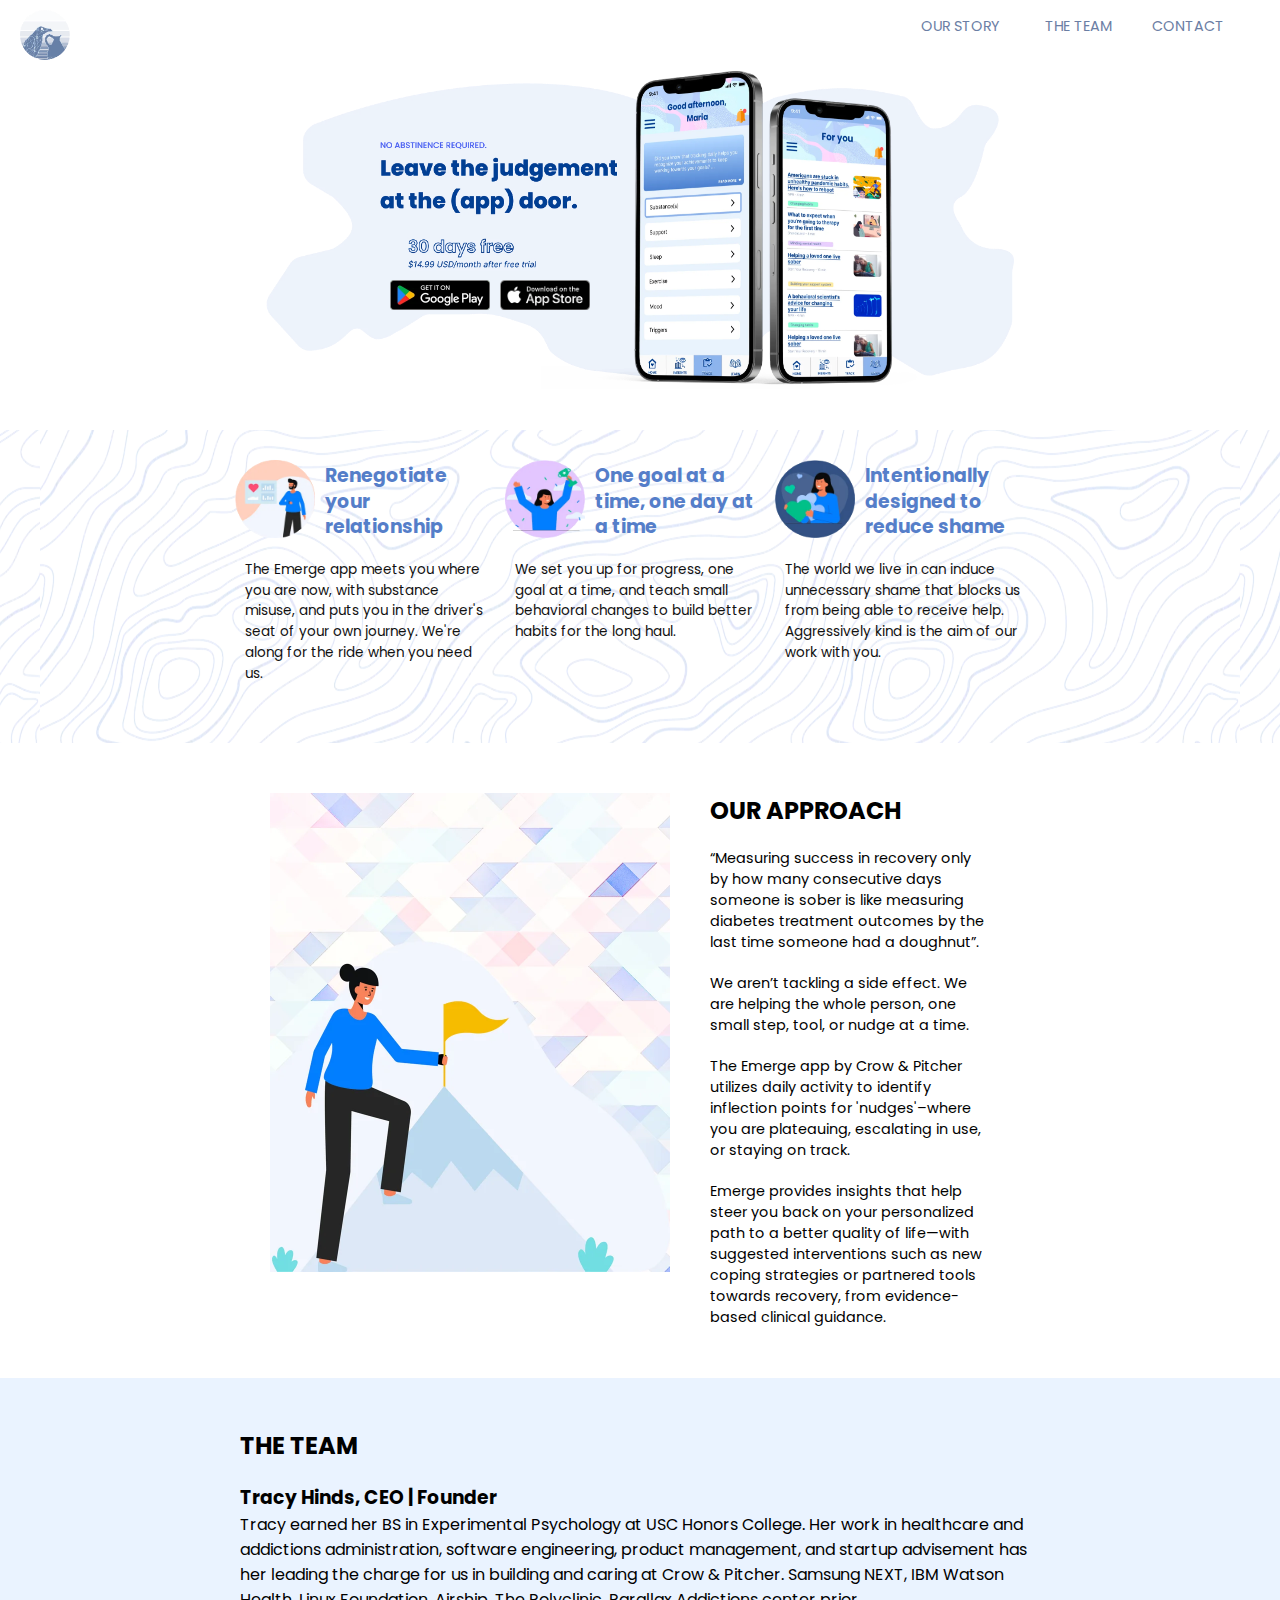
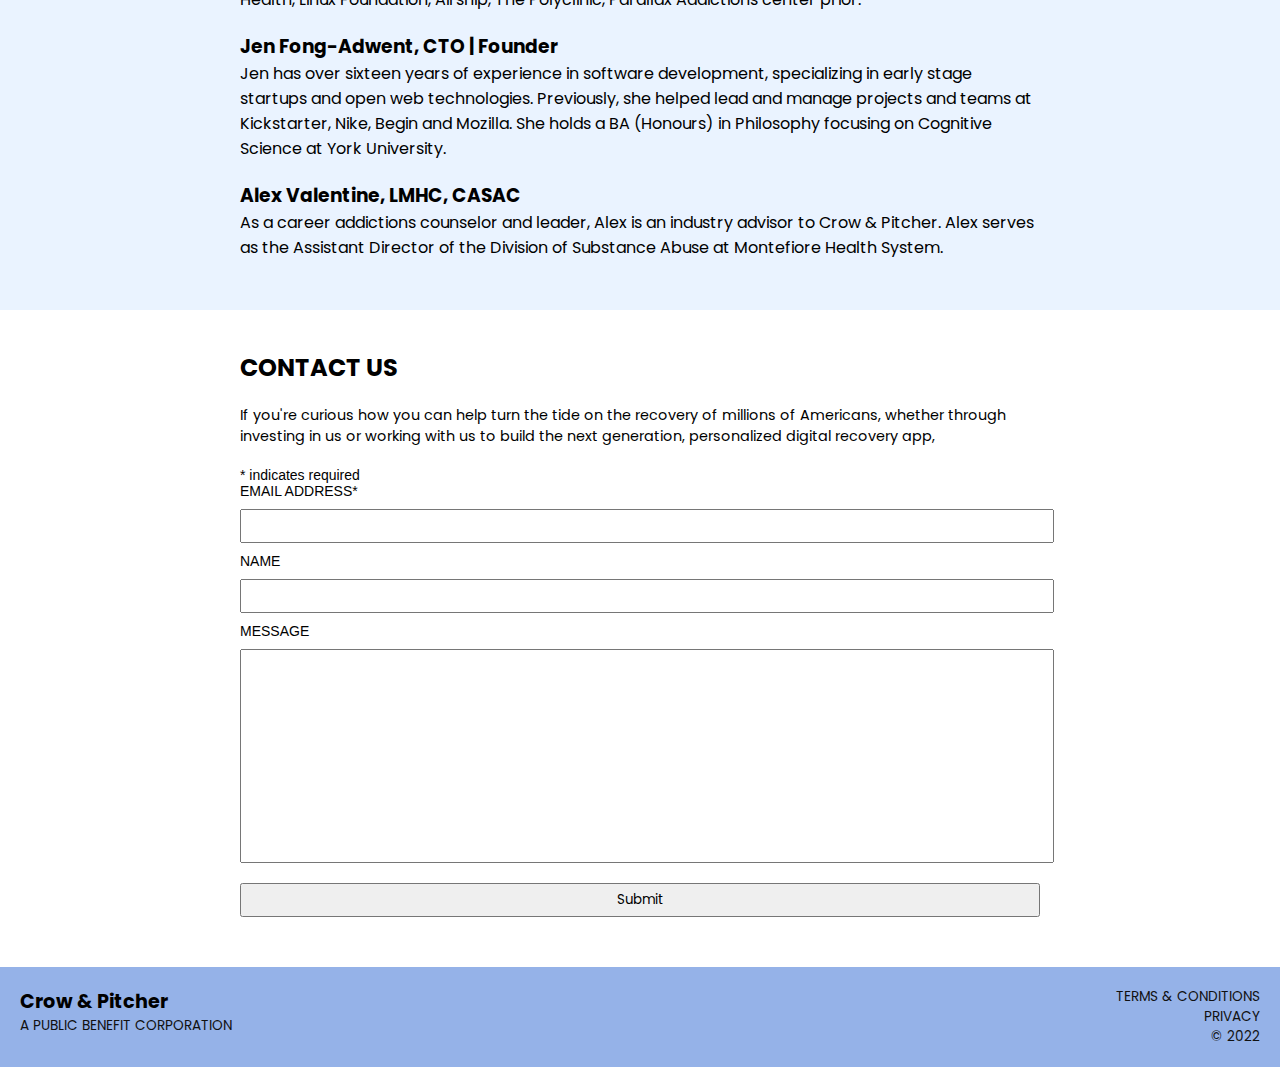
<file: index.html>
<!DOCTYPE html>
<html lang="en">
  <head>
    <title>Crow & Pitcher - How do I manage my substance use without feeling bad about it?</title>
    <meta charset="utf-8">
    <meta content="width=device-width, height=device-height, user-scalable=no, initial-scale=1, maximum-scale=1, minimum-scale=1" name="viewport">
    <meta content="yes" name="apple-mobile-web-app-capable">

    <meta name="description" content="The Emerge app helps you manage your substance misuse by reducing shame and keeping you engaged with your addiction management goals">
    <meta name="robots" content="follow, index, max-snippet:-1, max-video-preview:-1, max-image-preview:large">

    <meta name="twitter:card" content="summary_large_image">
    <meta property="twitter:domain" content="crow-and-pitcher.com">
    <meta property="twitter:url" content="https://crow-and-pitcher.com/">
    <meta name="twitter:site" content="@CrowAndPitcher">
    <meta name="twitter:creator" content="@CrowAndPitcher">
    <meta name="twitter:title" content="Emerge from Crow & Pitcher - Crow & Pitcher - How do I manage my substance use without feeling bad about it?">
    <meta name="twitter:image" content="https://crow-and-pitcher.com/assets/png/header.png">
    <meta name="twitter:description" content="The no-cost, no-judgement personalized substance recovery tracker changing your disruptive relationship with a substance. No abstinence required.">

    <meta property="og:url" content="https://crow-and-pitcher.com/">
    <meta property="og:title" content="Crow & Pitcher - How do I manage my substance use without feeling bad about it?">
    <meta property="og:description" content="The Emerge app helps you manage your substance misuse by reducing shame and keeping you engaged with your addiction management goals.">
    <meta property="og:type" content="website">
    <meta property="og:image" content="https://crow-and-pitcher.com/assets/png/header.png">
    <meta property="og:image:type" content="image/png">
    <meta property="og:image:height" content="400">
    <meta property="og:image:alt" content="The no-cost, no-judgement personalized substance recovery tracker changing your disruptive relationship with a substance. No abstinence required.">

    <link rel="preconnect" href="https://fonts.googleapis.com">
    <link rel="preconnect" href="https://fonts.gstatic.com" crossorigin>
    <link href="https://fonts.googleapis.com/css2?family=Poppins:wght@300;400;500;600&display=swap" rel="stylesheet">
    <link rel="stylesheet" href="main.css">
  </head>
  <body>
    <header>
      <a href="index.html">home</a>
      <div class="toplinks flex">
        <a href="https://medium.com/@Crow-and-Pitcher/a-change-is-gonna-come-412305491c9b">Our Story</a>
        <a href="#team">The Team</a>
        <a href="#contact">Contact</a>
      </div>
    </header>
    <h1 id="secret-h1">Emerge addiction and substance use management app for iOS and Android</h1>
    <div id="top">
      <h2>Leave the judgement at the (app) door.</h2>
      <h3>7-days free</h3>
      <h4>12.99/month/USD</h4>
      <div class="download">
        <a href="https://play.google.com/store/apps/details?id=com.CrowPitcher.Emerge&hl=en_US&gl=US" id="googleBtn" class="store">Google Play</a>
        <a href="https://apps.apple.com/us/app/emerge-recovery/id1634248865" id="appBtn" class="store">App Store</a>
      </div>
    </div>
    <div id="prop" class="flex">
      <h2 id="prop1">Renegotiate your relationship
        <p>The Emerge app meets you where you are now, with substance misuse, and puts you in the driver's seat of your own journey. We're along for the ride when you need us.</p>
      </h2>
      <h2 id="prop2">One goal at a time, one day at a time
        <p>We set you up for progress, one goal at a time, and teach small behavioral changes to build better habits for the long haul.</p>
      </h2>
      <h2 id="prop3">Intentionally designed to reduce shame
        <p>The world we live in can induce unnecessary shame that blocks us from being able to receive help. Aggressively kind is the aim of our work with you.</p>
      </h2>
    </div>
    <div id="approach" class="flex">
      <h2 class="cap">Our Approach
        <p>“Measuring success in recovery only by how many consecutive days someone is sober is like measuring diabetes treatment outcomes by the last time someone had a doughnut”. </p>
        <p>We aren’t tackling a side effect. We are helping the whole person, one small step, tool, or nudge at a time.</p>
        <p>The Emerge app by Crow & Pitcher utilizes daily activity to identify inflection points for 'nudges'–where you are plateauing, escalating in use, or staying on track.</p>
        <p>Emerge provides insights that help steer you back on your personalized path to a better quality of life—with suggested interventions such as new coping strategies or partnered tools towards recovery, from evidence-based clinical guidance.</p>
      </h2>
    </div>
    <div id="team">
      <div>
        <h2 class="cap">The Team</h2>
      </div>
      <div>
        <h3>Tracy Hinds, CEO | Founder</h3>
        <p>Tracy earned her BS in Experimental Psychology at USC Honors College. Her work in healthcare and addictions administration, software engineering, product management, and startup advisement has her leading the charge for us in building and caring at Crow & Pitcher. Samsung NEXT, IBM Watson Health, Linux Foundation, Airship, The Polyclinic, Parallax Addictions center prior.</p>
      </div>
      <div>
        <h3>Jen Fong-Adwent, CTO | Founder</h3>
        <p>Jen has over sixteen years of experience in software development, specializing in early stage startups and open web technologies. Previously, she helped lead and manage projects and teams at Kickstarter, Nike, Begin and Mozilla. She holds a BA (Honours) in Philosophy focusing on Cognitive Science at York University.</p>
      </div>
      <div>
        <h3>Alex Valentine, LMHC, CASAC</h3>
        <p>As a career addictions counselor and leader, Alex is an industry advisor to Crow & Pitcher. Alex serves as the Assistant Director of the Division of Substance Abuse at Montefiore Health System.</p>
      </div>
    </div>
    <div id="contact">
      <h2 class="cap">Contact Us</h2>
      <p>If you're curious how you can help turn the tide on the recovery of millions of Americans, whether through investing in us or working with us to build the next generation, personalized digital recovery app,</p>
      <!-- Begin Mailchimp Signup Form -->
<link href="//cdn-images.mailchimp.com/embedcode/classic-071822.css" rel="stylesheet" type="text/css">
<style type="text/css">
	#mc_embed_signup{background:#fff; clear:left; font:14px Helvetica,Arial,sans-serif; }
	/* Add your own Mailchimp form style overrides in your site stylesheet or in this style block.
	   We recommend moving this block and the preceding CSS link to the HEAD of your HTML file. */
</style>
<div id="mc_embed_signup">
    <form action="https://crow-and-pitcher.us18.list-manage.com/subscribe/post?u=a123acc854ab8466890db3a90&amp;id=37a0511a82&amp;f_id=009118e7f0" method="post" id="mc-embedded-subscribe-form" name="mc-embedded-subscribe-form" class="validate" target="_blank" novalidate>
        <div id="mc_embed_signup_scroll">
        <div class="indicates-required"><span class="asterisk">*</span> indicates required</div>
<div class="mc-field-group">
	<label for="mce-EMAIL">EMAIL ADDRESS<span class="asterisk">*</span>
</label>
	<input type="email" value="" name="EMAIL" class="required email" id="mce-EMAIL" required>
	<span id="mce-EMAIL-HELPERTEXT" class="helper_text"></span>
</div>
<div class="mc-field-group">
	<label for="mce-FNAME">NAME</label>
	<input type="text" value="" name="FNAME" class="" id="mce-FNAME">
	<span id="mce-FNAME-HELPERTEXT" class="helper_text"></span>
</div>
<div class="mc-field-group">
	<label for="mce-MMERGE6">MESSAGE</label>
	<input type="text" value="" name="MMERGE6" class="" id="mce-MMERGE6" style="height: 200px;">
	<span id="mce-MMERGE6-HELPERTEXT" class="helper_text"></span>
</div>
<div hidden="true"><input type="hidden" name="tags" value="2147870"></div>
	<div id="mce-responses" class="clear">
		<div class="response" id="mce-error-response" style="display:none"></div>
		<div class="response" id="mce-success-response" style="display:none"></div>
	</div>    <!-- real people should not fill this in and expect good things - do not remove this or risk form bot signups-->
    <div style="position: absolute; left: -5000px;" aria-hidden="true"><input type="text" name="b_a123acc854ab8466890db3a90_37a0511a82" tabindex="-1" value=""></div>
    <div class="clear"><input type="submit" value="Submit" name="subscribe" id="mc-embedded-subscribe" class="button"></div>
    </div>
</form>
</div>
<script type='text/javascript' src='//s3.amazonaws.com/downloads.mailchimp.com/js/mc-validate.js'></script><script type='text/javascript'>(function($) {window.fnames = new Array(); window.ftypes = new Array();fnames[0]='EMAIL';ftypes[0]='email';fnames[1]='FNAME';ftypes[1]='text';fnames[2]='LNAME';ftypes[2]='text';fnames[3]='ADDRESS';ftypes[3]='address';fnames[4]='PHONE';ftypes[4]='phone';fnames[5]='BIRTHDAY';ftypes[5]='birthday';fnames[6]='MMERGE6';ftypes[6]='text';}(jQuery));var $mcj = jQuery.noConflict(true);</script>
<!--End mc_embed_signup-->
    </div>
  
    <footer>
      <div id="links1">
        <span>Crow & Pitcher</span>
        <span>A Public Benefit Corporation</span>
      </div>
      
      <div id="links2">
        <a href="terms.html">Terms & Conditions</a>
        <a href="privacy.html">Privacy</a>
        <span>&copy; 2022</span>
      </div>
     
    </footer>
    <script type="text/javascript" src="main.js"></script>
  </body>
</html>
</file>
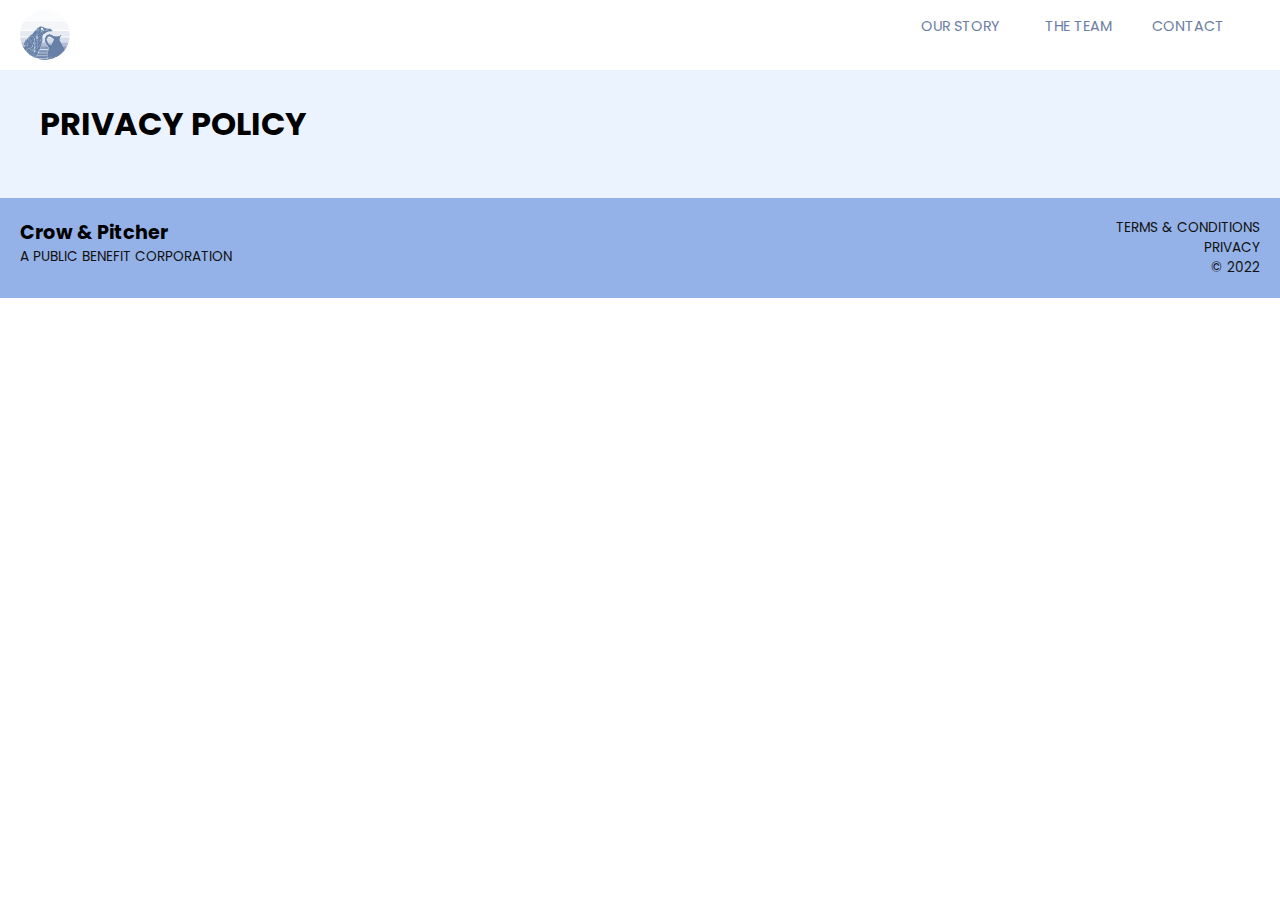
<file: privacy.html>
<!DOCTYPE html>
<html>
  <head>
    <title>Crow & Pitcher: Privacy Policy</title>
    <meta charset="utf-8">
    <meta content="width=device-width, height=device-height, user-scalable=no, initial-scale=1, maximum-scale=1, minimum-scale=1" name="viewport">
    <meta content="yes" name="apple-mobile-web-app-capable">

    <meta name="description" content="The Emerge app helps you manage your substance misuse by reducing shame and keeping you engaged with your addiction management goals">
    <meta name="robots" content="follow, index, max-snippet:-1, max-video-preview:-1, max-image-preview:large">

    <meta name="twitter:card" content="summary_large_image">
    <meta property="twitter:domain" content="crow-and-pitcher.com">
    <meta property="twitter:url" content="https://crow-and-pitcher.com/">
    <meta name="twitter:site" content="@CrowAndPitcher">
    <meta name="twitter:creator" content="@CrowAndPitcher">
    <meta name="twitter:title" content="Emerge from Crow & Pitcher - Crow & Pitcher - How do I manage my substance use without feeling bad about it?">
    <meta name="twitter:image" content="https://crow-and-pitcher.com/assets/png/header.png">
    <meta name="twitter:description" content="The no-cost, no-judgement personalized substance recovery tracker changing your disruptive relationship with a substance. No abstinence required.">

    <meta property="og:url" content="https://crow-and-pitcher.com/">
    <meta property="og:title" content="Crow & Pitcher - How do I manage my substance use without feeling bad about it?">
    <meta property="og:description" content="The Emerge app helps you manage your substance misuse by reducing shame and keeping you engaged with your addiction management goals.">
    <meta property="og:type" content="website">
    <meta property="og:image" content="https://crow-and-pitcher.com/assets/png/header.png">
    <meta property="og:image:type" content="image/png">
    <meta property="og:image:height" content="400">
    <meta property="og:image:alt" content="The no-cost, no-judgement personalized substance recovery tracker changing your disruptive relationship with a substance. No abstinence required.">

    <link rel="preconnect" href="https://fonts.googleapis.com">
    <link rel="preconnect" href="https://fonts.gstatic.com" crossorigin>
    <link href="https://fonts.googleapis.com/css2?family=Poppins:wght@300;400;500;600&display=swap" rel="stylesheet">
    <link rel="stylesheet" href="main.css" />
  </head>
  <body>
    <header>
      <a href="index.html">home</a>
      <div class="toplinks flex">
        <a href="https://medium.com/@Crow-and-Pitcher/a-change-is-gonna-come-412305491c9b">Our Story</a>
        <a href="index.html#team">The Team</a>
        <a href="index.html#contact">Contact</a>
      </div>
    </header>
    <div id="team">
      <h1 class="cap">Privacy Policy</h1>
      <p>
        <div name="termly-embed" data-id="db157b61-4c74-46a7-a97b-0bedd944bc82" data-type="iframe"></div>
<script type="text/javascript">(function(d, s, id) {
  var js, tjs = d.getElementsByTagName(s)[0];
  if (d.getElementById(id)) return;
  js = d.createElement(s); js.id = id;
  js.src = "https://app.termly.io/embed-policy.min.js";
  tjs.parentNode.insertBefore(js, tjs);
}(document, 'script', 'termly-jssdk'));</script>
      </p>
    </div>
    <footer>
      <div id="links1">
        <span>Crow & Pitcher</span>
        <span>A Public Benefit Corporation</span>
      </div>
      
      <div id="links2">
        <a href="terms.html">Terms & Conditions</a>
        <a href="privacy.html">Privacy</a>
        <span>&copy; 2022</span>
      </div>
     
    </footer>
  </body>
</html>
</file>
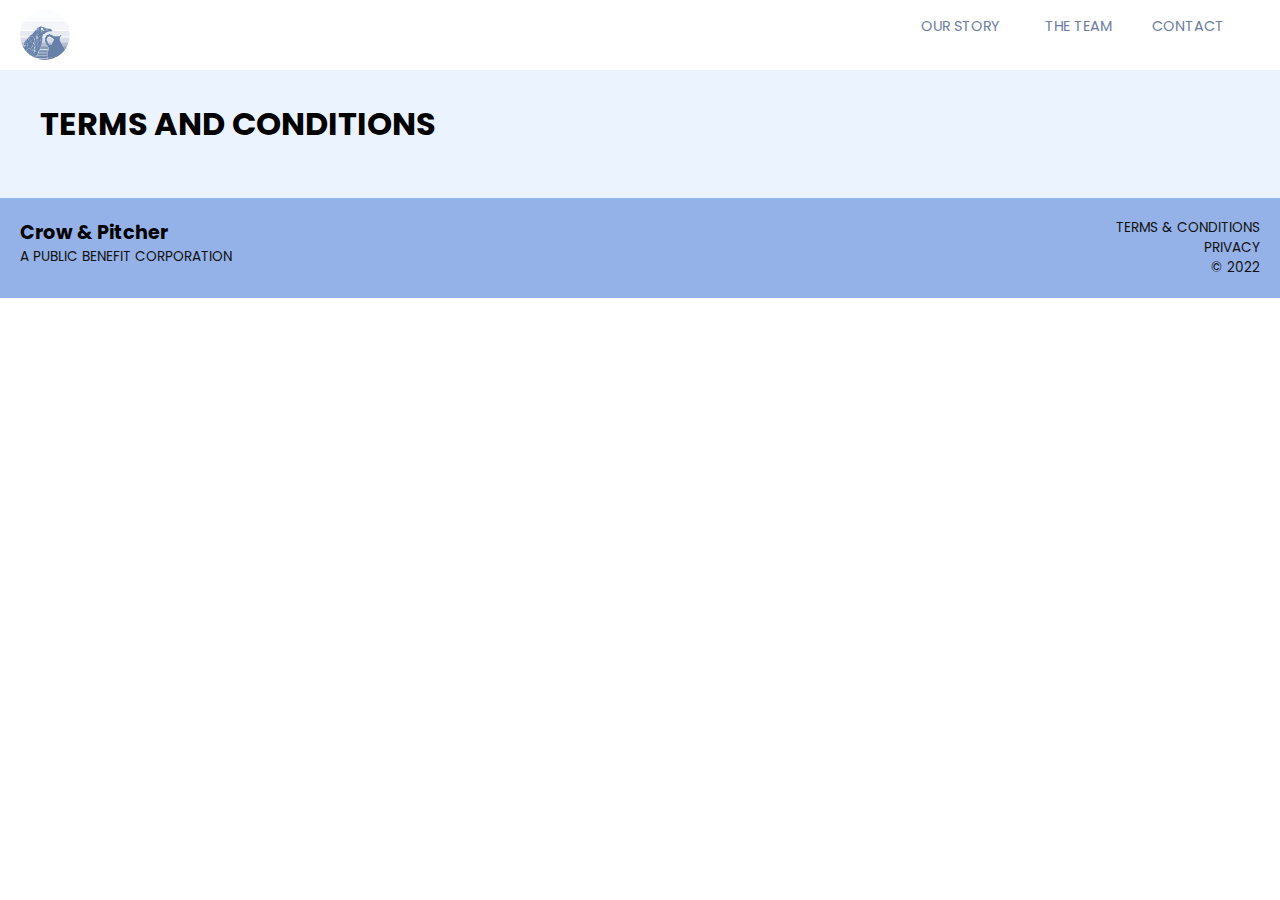
<file: terms.html>
<!DOCTYPE html>
<html>
  <head>
    <title>Crow & Pitcher: Terms and Conditions</title>
    <meta charset="utf-8">
    <meta content="width=device-width, height=device-height, user-scalable=no, initial-scale=1, maximum-scale=1, minimum-scale=1" name="viewport">
    <meta content="yes" name="apple-mobile-web-app-capable">

    <meta name="description" content="The Emerge app helps you manage your substance misuse by reducing shame and keeping you engaged with your addiction management goals">
    <meta name="robots" content="follow, index, max-snippet:-1, max-video-preview:-1, max-image-preview:large">

    <meta name="twitter:card" content="summary_large_image">
    <meta property="twitter:domain" content="crow-and-pitcher.com">
    <meta property="twitter:url" content="https://crow-and-pitcher.com/">
    <meta name="twitter:site" content="@CrowAndPitcher">
    <meta name="twitter:creator" content="@CrowAndPitcher">
    <meta name="twitter:title" content="Emerge from Crow & Pitcher - Crow & Pitcher - How do I manage my substance use without feeling bad about it?">
    <meta name="twitter:image" content="https://crow-and-pitcher.com/assets/png/header.png">
    <meta name="twitter:description" content="The no-cost, no-judgement personalized substance recovery tracker changing your disruptive relationship with a substance. No abstinence required.">

    <meta property="og:url" content="https://crow-and-pitcher.com/">
    <meta property="og:title" content="Crow & Pitcher - How do I manage my substance use without feeling bad about it?">
    <meta property="og:description" content="The Emerge app helps you manage your substance misuse by reducing shame and keeping you engaged with your addiction management goals.">
    <meta property="og:type" content="website">
    <meta property="og:image" content="https://crow-and-pitcher.com/assets/png/header.png">
    <meta property="og:image:type" content="image/png">
    <meta property="og:image:height" content="400">
    <meta property="og:image:alt" content="The no-cost, no-judgement personalized substance recovery tracker changing your disruptive relationship with a substance. No abstinence required.">

    <link rel="preconnect" href="https://fonts.googleapis.com">
    <link rel="preconnect" href="https://fonts.gstatic.com" crossorigin>
    <link href="https://fonts.googleapis.com/css2?family=Poppins:wght@300;400;500;600&display=swap" rel="stylesheet">
    <link rel="stylesheet" href="main.css" />
  </head>
  <body>
    <header>
      <a href="index.html">home</a>
      <div class="toplinks flex">
        <a href="https://medium.com/@Crow-and-Pitcher/a-change-is-gonna-come-412305491c9b">Our Story</a>
        <a href="index.html#team">The Team</a>
        <a href="index.html#contact">Contact</a>
      </div>
    </header>
    <div id="team">
      <h1 class="cap">Terms and Conditions</h1>
      <p>
        <div name="termly-embed" data-id="0aa83c10-0323-4143-827b-0d11dac092e7" data-type="iframe"></div>
<script type="text/javascript">(function(d, s, id) {
  var js, tjs = d.getElementsByTagName(s)[0];
  if (d.getElementById(id)) return;
  js = d.createElement(s); js.id = id;
  js.src = "https://app.termly.io/embed-policy.min.js";
  tjs.parentNode.insertBefore(js, tjs);
}(document, 'script', 'termly-jssdk'));</script>
      </p>
    </div>
    <footer>
      <div id="links1">
        <span>Crow & Pitcher</span>
        <span>A Public Benefit Corporation</span>
      </div>
      
      <div id="links2">
        <a href="terms.html">Terms & Conditions</a>
        <a href="privacy.html">Privacy</a>
        <span>&copy; 2022</span>
      </div>
     
    </footer>
  </body>
</html>
</file>
<file: main.css>
body {

}

body, h1, h2, h3, a, p {
  padding: 0;
  margin: 0;
  font-family: Poppins, Helvetica, Arial, sans-serif;
}

a {
  text-decoration: none;
}

header {
  background-image: url('assets/logo.webp'), url('assets/png/logo.png');
  background-size: 50px;
  background-repeat: no-repeat;
  background-position: 20px 10px;
  height: 70px;
  position: relative;
}

header > a {
  display: block;
  width: 70px;
  height: 70px;
  font-size: 0rem;
  position: absolute;
  left: 0;
}

.toplinks a {
  color: #6B7EA4;
  padding: 6px;
  margin-top: 10px;
  text-align: right;
  width: 100px;
  font-size: 0.9rem;
  text-transform: uppercase;
}

.flex {
  display: flex;
}

.toplinks {
  position: absolute;
  right: 50px;
}

#top {
  background-image: url('assets/header.webp'), url('assets/png/header.png');
  background-size: 80%;
  background-repeat: no-repeat;
  background-position: 50%;
  height: 400px;
  max-width: 1000px;
  max-height: 300px;
  margin: 0 auto;
  margin-bottom: 40px;
  text-align: center;
  font-size: 0.01rem;
  text-indent: -9999px;
  position: relative;
  padding-bottom: 20px;
}

#top h2 {
  font-size: 0.01rem;
  text-indent: -9999px;
}

#prop {
  background-image: url('assets/secondback.webp'), url('assets/png/secondback.png');
  background-position: 50%;
  margin-bottom: 50px;
  align-items: center;
  justify-content: center;
  width: 100%;
  float: left;
  clear: both;
  display: flex;
  padding-top: 30px;
  padding-bottom: 60px;
  min-width: 350px;
}

#prop h2 {
  display: block;
  width: 160px;
  padding-top: 3px;
  text-align: left;
  font-size: 1.18rem;
  color: #557EC9;
  font-weight: bold;
  padding-left: 90px;
  padding-right: 20px;
  line-height: 1.6rem;
  height: 220px;
}

#prop h2 p {
  font-size: 0.85rem;
  font-weight: normal;
  color: #111;
  margin-left: -80px;
  margin-top: 20px;
  line-height: 1.3rem;
}

#prop1 {
  background-image: url('assets/prop1.webp'), url('assets/png/prop1.png');
  background-size: 80px;
  background-repeat: no-repeat;
}

#prop2 {
  background-image: url('assets/prop2.webp'), url('assets/png/prop2.png');
  background-size: 80px;
  background-repeat: no-repeat;
}

#prop3 {
  background-image: url('assets/prop3.webp'), url('assets/png/prop3.png');
  background-size: 80px;
  background-repeat: no-repeat;
}

#approach {
  background-image: url('assets/approach.webp'), url('assets/png/approach.png');
  background-repeat: no-repeat;
  background-size: 400px;
  min-width: 350px;
  padding: 20px;
  width: 700px;
  margin: 20px auto;
}

#approach h2 {
  text-align: left;
  padding-left: 420px;
  display: block;
  float: left;
  clear: both;
  margin-top: -20px;
}

#approach p {
  margin-top: 20px;
  font-size: 0.9rem;
  text-transform: none;
  font-weight: normal;
  margin-bottom: 10px;
}

.cap {
  text-transform: uppercase;
}

#team {
  padding: 30px 40px;
  background-color: #EAF3FF;
  min-width: 350px;
}

#team div {
  margin: 20px auto;
  max-width: 800px;

}

#contact {
  padding: 40px;
  margin: 0 auto;
  width: 800px;
  min-width: 350px;
}

#contact input, #contact textarea {
  width: 100%;
  padding: 5px;
  margin-top: 10px;
  margin-bottom: 10px;
  font-family: Poppins;
}

#contact h2 {
  margin-bottom: 20px;
}

#contact p {
  font-size: 0.9rem;
  margin-bottom: 20px;
  width: auto;
}

textarea {
  height: 70px;
}

footer {
  padding: 20px 20px;
  background-color: #95B2E8;
  position: relative;
  display: flex;
}

footer div {
  display: block;
  font-size: 0.9rem;
  width: 50%;
}

footer span, footer a {
  display: block;
}

footer #links1 span:first-child {
  font-size: 1.2rem;
  font-weight: bolder;
}

footer span:last-child, footer a {
  text-transform: uppercase;
  font-size: 0.85rem;
  color: #111;
}

footer #links2 {
  text-align: right;
}

#googleBtn {
  background-image: url('assets/googlePlay.webp'), url('assets/png/googlePlay.png');
  background-repeat: no-repeat;
  background-size: 100%;
  width: 100px;
}

#appBtn {
  background-image: url('assets/appleStore.webp'), url('assets/png/appleStore.png');
  background-repeat: no-repeat;
  background-size: 90%;
  width: 100px;
  margin-left: 10px;
}

.store {
  background-size: 100px;
  width: 100px;
  height: 30px;
  text-decoration: none;
  display: block;
  background-repeat:;
  float: left;
}

.download {
  margin: 210px 25%;
  display: block;
  width: 500px;
  height: 30px;
}

@media screen and (max-width: 800px) {
  .toplinks {
    background-image: url('assets/menu.webp'), url('assets/png/menu.png');
    background-repeat: no-repeat;
    background-position: 100px 15px;  
    background-size: 40px;
    right: 10px;
    top: 0;
    height: 50px;
    position: absolute;
  }

  .toplinks > a {
    background-color: #fff;
    display: none;
    background-image: url('assets/menu-item.webp'), url('assets/png/menu-item.png');
    background-repeat:;
    background-size: 10px;
    text-align: left;
    text-indent: 15px;
    width: 100px;
  }

  .toplinks.active a {
    display: block;
  }

  #top {
    background-image: url('assets/header-sm.webp'), url('assets/png/header-sm.png');
    background-size: contain;
    padding: 0;
    width: auto;
    margin: 20px auto;
    max-height: 600px;
    height: 500px;
  }

  #googleBtn {
    width: 120px;
    height: 37px;
  }

  #appBtn {
    width: 135px;
    margin-top: 10px;
    margin-left: 0;
    height: 45px;
  }

  .download {
    margin: 530px 40%;
    height: 140px;
    width: 100px;
  }

  h2 {
    font-size: 1rem;
  }

  #team h3 {
    font-size: 1rem;
  }

  #team p {
    margin: 5px 0;
    font-size: 0.9rem;
  }

  .flex {
    flex-direction: column;
  }

  .toplinks {
    width: 150px;
    padding-top: 15px;
  }

  .toplinks a {
    padding: 0;
    line-height: 1rem;
  }

  #prop {
    flex-direction: row;
    flex-wrap: wrap;
    margin-top: 30px;
  }

  #prop h2 {
    width: 90vw;
    background-position: 20px 10px;
    background-size: 55px;
    margin-top: 10px;
    padding-left: 85px;
    padding-right: 20px;
    height: auto;
    padding-bottom: 15px;
    padding-top: 5px;
  }

  #prop h2 p {
    padding-left: 80px;
    line-height: 1.3rem;
    margin-top: 5px;
  }

  #approach {
    background-position: 0 500px;
    background-size: contain;
    height: 975px;
    width: auto;
    padding: 0 40px;
    margin-bottom: 0;
    overflow:none;
  }

  #team {
    width: auto;
  }

  #approach h2 {
    padding-left: 0px;
    text-align: left;
  }

  #approach h2 p {
    text-indent: 0;
  }

  #contact {
    width: auto;
    min-width: auto;
  }


  #contact input, #contact textarea {
    width: 70vw;
  }
}

#secret-h1 {
  display: none;
}
</file>
